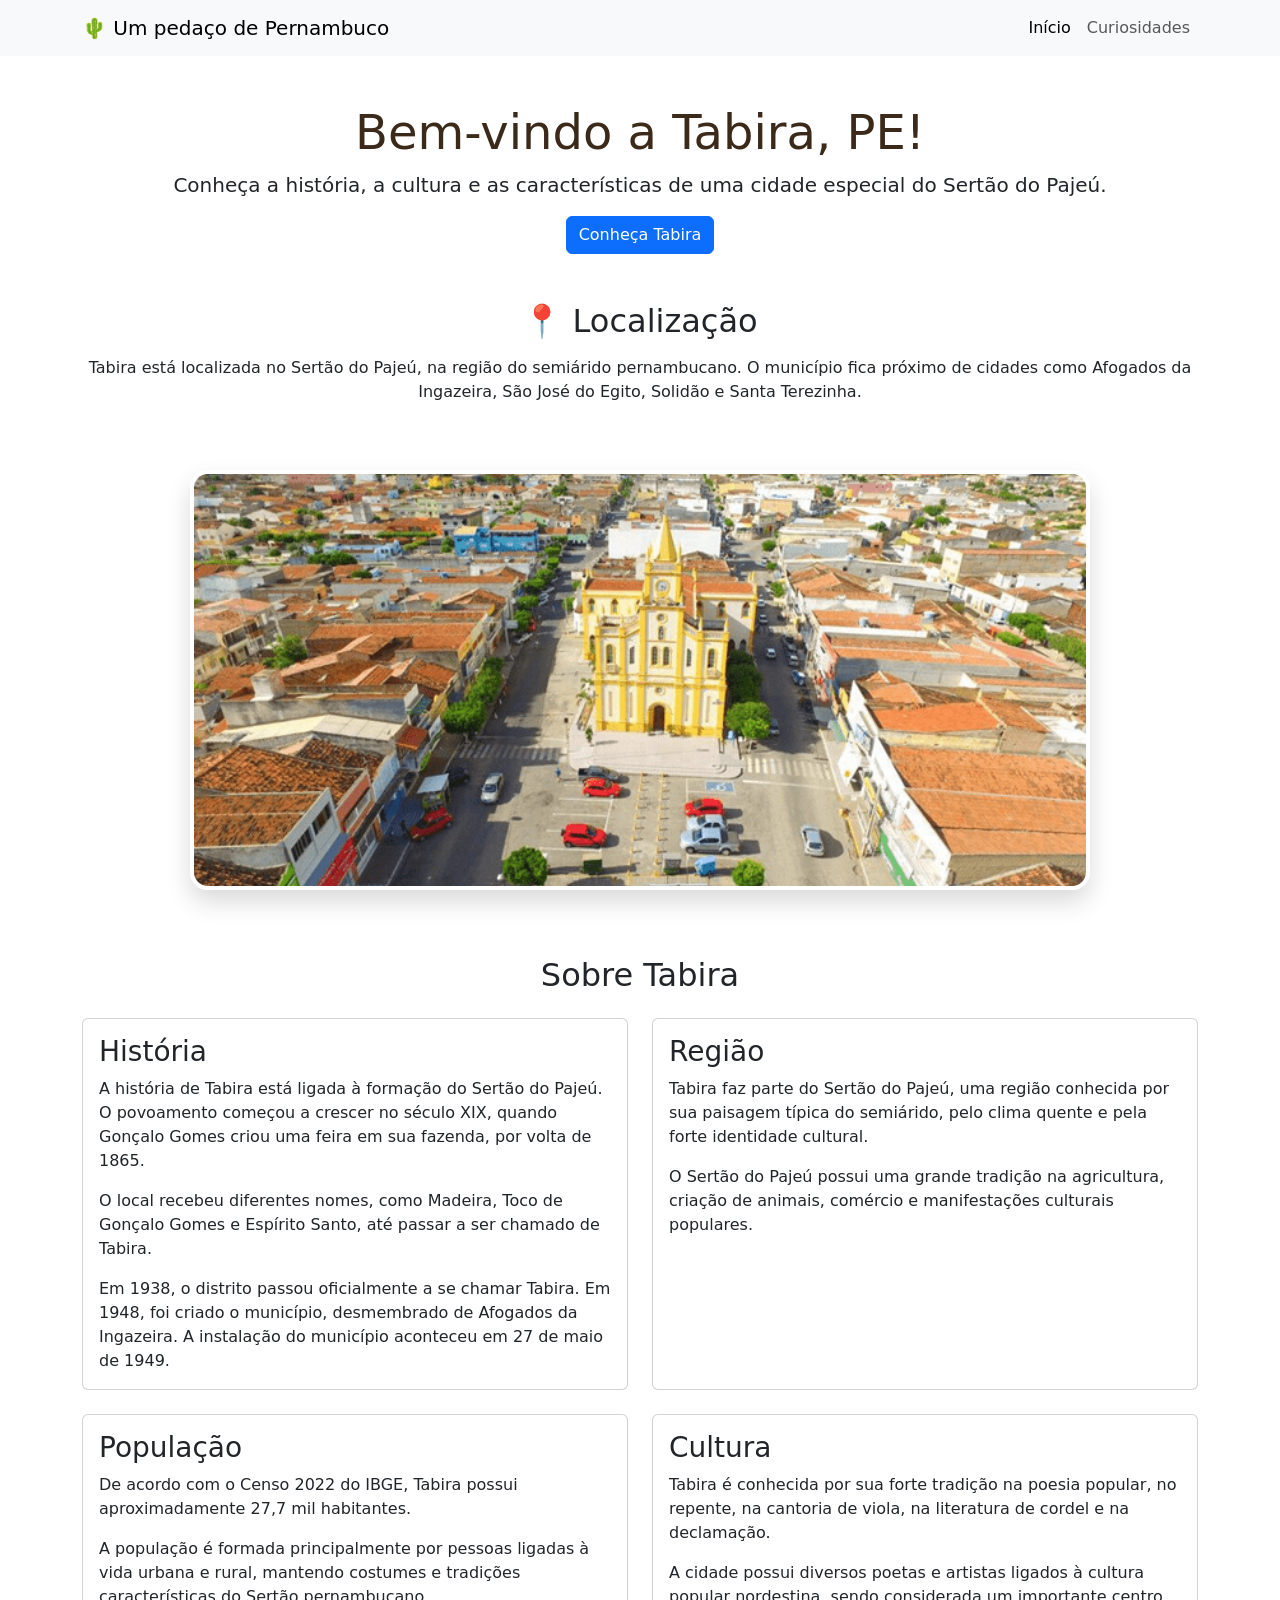
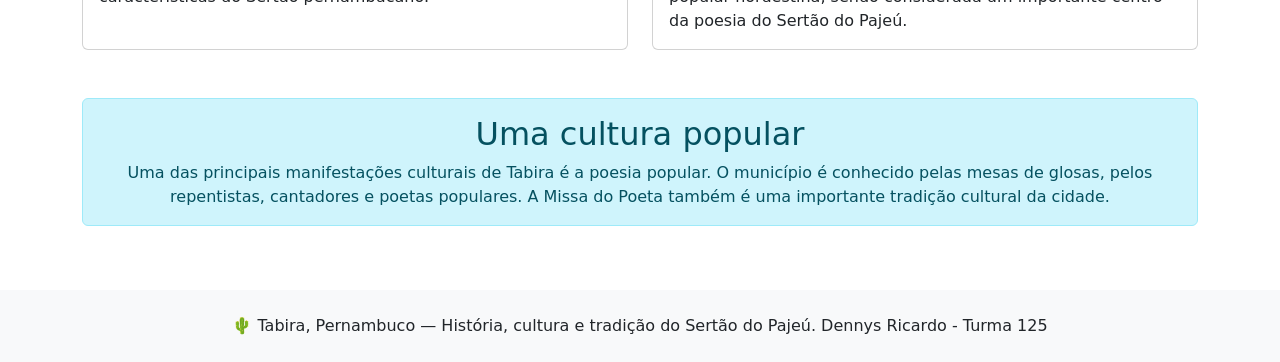
<file: index.html>
<!DOCTYPE html>
<html lang="pt-BR">
<head>
    <meta charset="UTF-8">
    <meta name="viewport" content="width=device-width, initial-scale=1.0">
    <title>Tabira, PE</title>

    <!-- Bootstrap CSS -->
    <link
        href="https://cdn.jsdelivr.net/npm/bootstrap@5.3.3/dist/css/bootstrap.min.css"
        rel="stylesheet">

    <!-- CSS próprio -->
    <link rel="stylesheet" href="style.css">

</head>
<body>

<!-- Navbar -->
<nav class="navbar navbar-expand-lg bg-body-tertiary">
    <div class="container">

        <a class="navbar-brand" href="index.html">
            🌵 Um pedaço de Pernambuco
        </a>

        <div class="navbar-nav">
            <a class="nav-link active" href="index.html">
                Início
            </a>

            <a class="nav-link" href="curiosidades.html">
                Curiosidades
            </a>
        </div>

    </div>
</nav>


<main class="container py-5">

    <div class="text-center mb-5">

        <h1 class="display-5 titulo-principal">
            Bem-vindo a Tabira, PE!
        </h1>

        <p class="lead">
            Conheça a história, a cultura e as características de uma cidade
            especial do Sertão do Pajeú.
        </p>

        <a href="#sobre" class="btn btn-primary">
            Conheça Tabira
        </a>

    </div>

    <div class="text-center mb-5">

        <h2 class="mb-3">
            📍 Localização
        </h2>

        <p class="mb-0">
            Tabira está localizada no Sertão do Pajeú, na região do semiárido
            pernambucano. O município fica próximo de cidades como
            Afogados da Ingazeira, São José do Egito, Solidão e
            Santa Terezinha.
        </p>

    </div>

    <div class="tabira-imagem-container text-center mb-5">
        <img src="Tabira-PE.png" alt="Paisagem de Tabira, Pernambuco" class="tabira-imagem" />
    </div>

    <section id="sobre">

        <h2 class="text-center mb-4">
            Sobre Tabira
        </h2>

        <div class="row g-4">

            <div class="col-md-6">

                <div class="card h-100">

                    <div class="card-body">

                        <h3 class="card-title">
                             História
                        </h3>

                        <p class="card-text">
                            A história de Tabira está ligada à formação do
                            Sertão do Pajeú. O povoamento começou a crescer
                            no século XIX, quando Gonçalo Gomes criou uma
                            feira em sua fazenda, por volta de 1865.
                        </p>

                        <p class="card-text">
                            O local recebeu diferentes nomes, como Madeira,
                            Toco de Gonçalo Gomes e Espírito Santo, até
                            passar a ser chamado de Tabira.
                        </p>

                        <p class="card-text">
                            Em 1938, o distrito passou oficialmente a se
                            chamar Tabira. Em 1948, foi criado o município,
                            desmembrado de Afogados da Ingazeira. A
                            instalação do município aconteceu em
                            27 de maio de 1949.
                        </p>

                    </div>

                </div>

            </div>

            <div class="col-md-6">

                <div class="card h-100">

                    <div class="card-body">

                        <h3 class="card-title">
                             Região
                        </h3>

                        <p class="card-text">
                            Tabira faz parte do Sertão do Pajeú, uma região
                            conhecida por sua paisagem típica do semiárido,
                            pelo clima quente e pela forte identidade
                            cultural.
                        </p>

                        <p class="card-text">
                            O Sertão do Pajeú possui uma grande tradição
                            na agricultura, criação de animais, comércio
                            e manifestações culturais populares.
                        </p>

                    </div>

                </div>

            </div>

            <div class="col-md-6">

                <div class="card h-100">

                    <div class="card-body">

                        <h3 class="card-title">
                             População
                        </h3>

                        <p class="card-text">
                            De acordo com o Censo 2022 do IBGE, Tabira possui
                            aproximadamente 27,7 mil habitantes.
                        </p>

                        <p class="card-text">
                            A população é formada principalmente por pessoas
                            ligadas à vida urbana e rural, mantendo costumes
                            e tradições características do Sertão
                            pernambucano.
                        </p>

                    </div>

                </div>

            </div>

            <div class="col-md-6">

                <div class="card h-100">

                    <div class="card-body">

                        <h3 class="card-title">
                             Cultura
                        </h3>

                        <p class="card-text">
                            Tabira é conhecida por sua forte tradição na
                            poesia popular, no repente, na cantoria de
                            viola, na literatura de cordel e na declamação.
                        </p>

                        <p class="card-text">
                            A cidade possui diversos poetas e artistas
                            ligados à cultura popular nordestina, sendo
                            considerada um importante centro da poesia
                            do Sertão do Pajeú.
                        </p>

                    </div>

                </div>

            </div>

        </div>

    </section>

    <div class="alert alert-info text-center mt-5">

        <h2>
             Uma cultura popular
        </h2>

        <p class="mb-0">
            Uma das principais manifestações culturais de Tabira é a
            poesia popular. O município é conhecido pelas mesas de
            glosas, pelos repentistas, cantadores e poetas populares.
            A Missa do Poeta também é uma importante tradição cultural
            da cidade.
        </p>

    </div>

</main>

<!-- Rodapé -->
<footer class="bg-body-tertiary text-center py-4">

    <p class="mb-0">
        🌵 Tabira, Pernambuco — História, cultura e tradição do Sertão do Pajeú.
        Dennys Ricardo - Turma 125
    </p>

</footer>

</body>
</file>
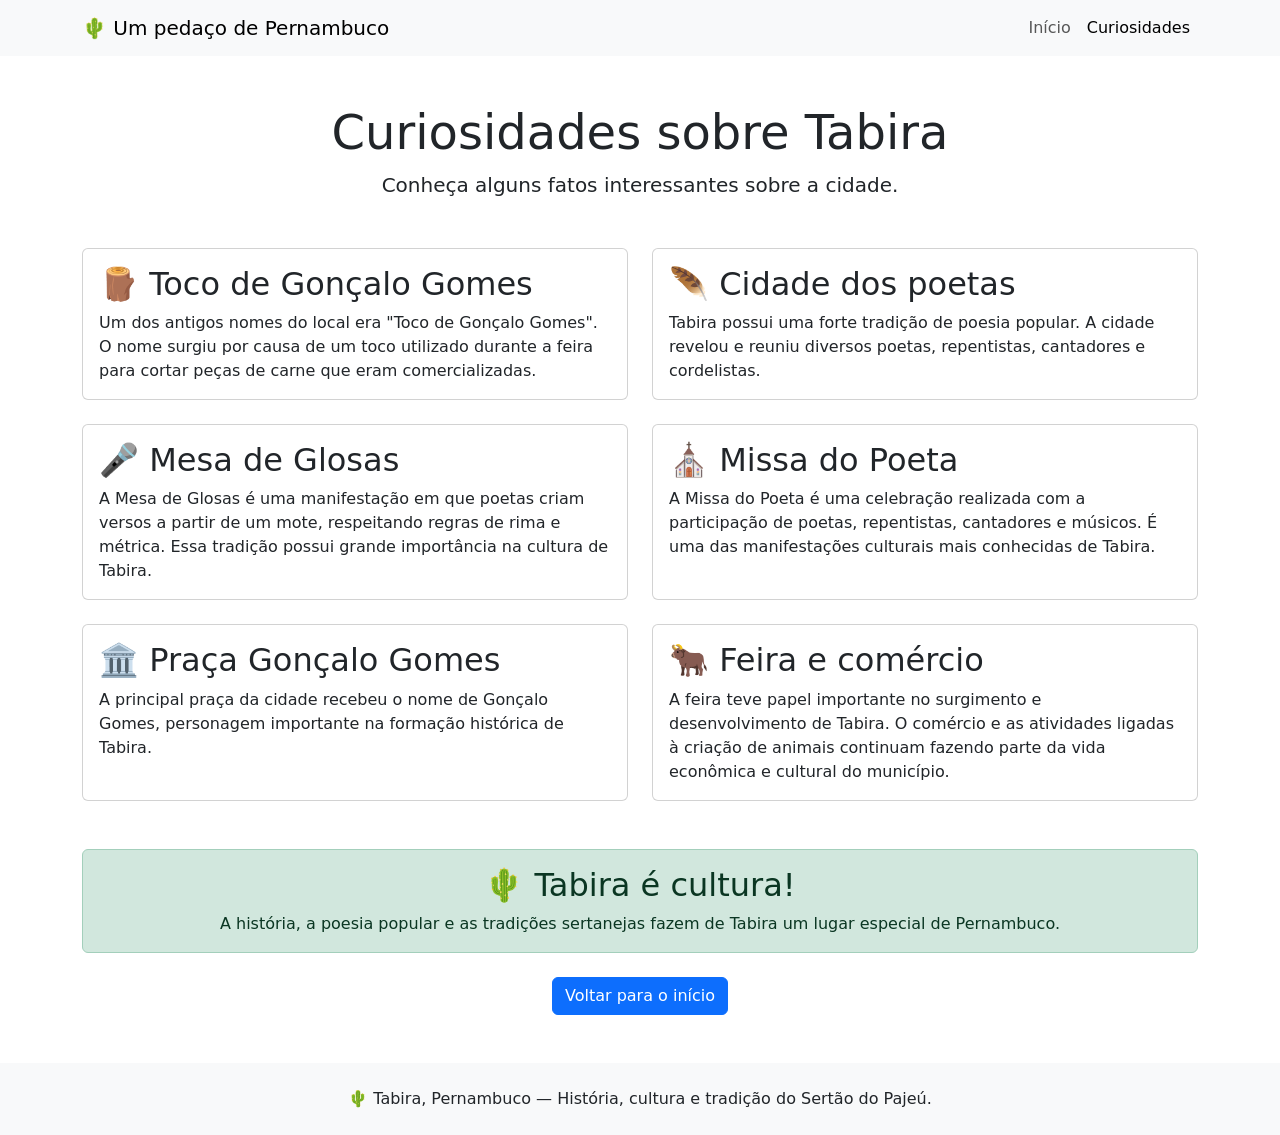
<file: curiosidades.html>
<!DOCTYPE html> <html lang="pt-BR"> <head> <meta charset="UTF-8"> <meta name="viewport" content="width=device-width, initial-scale=1.0">
<title>Curiosidades | Tabira, PE</title>

<!-- Bootstrap CSS -->
<link
    href="https://cdn.jsdelivr.net/npm/bootstrap@5.3.3/dist/css/bootstrap.min.css"
    rel="stylesheet">

<!-- CSS próprio -->
<link rel="stylesheet" href="style.css">

</head> <body>
<!-- Navbar -->
<nav class="navbar navbar-expand-lg bg-body-tertiary">

    <div class="container">

        <a class="navbar-brand" href="index.html">
            🌵 Um pedaço de Pernambuco
        </a>

        <div class="navbar-nav">

            <a class="nav-link" href="index.html">
                Início
            </a>

            <a class="nav-link active" href="curiosidades.html">
                Curiosidades
            </a>

        </div>

    </div>

</nav>


<!-- Conteúdo -->
<main class="container py-5">

    <div class="text-center mb-5">

        <h1 class="display-5">
            Curiosidades sobre Tabira
        </h1>

        <p class="lead">
            Conheça alguns fatos interessantes sobre a cidade.
        </p>

    </div>


    <!-- Cards -->
    <div class="row g-4">

        <div class="col-md-6">

            <div class="card h-100">

                <div class="card-body">

                    <h2 class="card-title">
                        🪵 Toco de Gonçalo Gomes
                    </h2>

                    <p class="card-text">
                        Um dos antigos nomes do local era
                        "Toco de Gonçalo Gomes". O nome surgiu
                        por causa de um toco utilizado durante a
                        feira para cortar peças de carne que eram
                        comercializadas.
                    </p>

                </div>

            </div>

        </div>


        <div class="col-md-6">

            <div class="card h-100">

                <div class="card-body">

                    <h2 class="card-title">
                        🪶 Cidade dos poetas
                    </h2>

                    <p class="card-text">
                        Tabira possui uma forte tradição de poesia
                        popular. A cidade revelou e reuniu diversos
                        poetas, repentistas, cantadores e
                        cordelistas.
                    </p>

                </div>

            </div>

        </div>


        <div class="col-md-6">

            <div class="card h-100">

                <div class="card-body">

                    <h2 class="card-title">
                        🎤 Mesa de Glosas
                    </h2>

                    <p class="card-text">
                        A Mesa de Glosas é uma manifestação em que
                        poetas criam versos a partir de um mote,
                        respeitando regras de rima e métrica.
                        Essa tradição possui grande importância
                        na cultura de Tabira.
                    </p>

                </div>

            </div>

        </div>


        <div class="col-md-6">

            <div class="card h-100">

                <div class="card-body">

                    <h2 class="card-title">
                        ⛪ Missa do Poeta
                    </h2>

                    <p class="card-text">
                        A Missa do Poeta é uma celebração realizada
                        com a participação de poetas, repentistas,
                        cantadores e músicos. É uma das manifestações
                        culturais mais conhecidas de Tabira.
                    </p>

                </div>

            </div>

        </div>


        <div class="col-md-6">

            <div class="card h-100">

                <div class="card-body">

                    <h2 class="card-title">
                        🏛️ Praça Gonçalo Gomes
                    </h2>

                    <p class="card-text">
                        A principal praça da cidade recebeu o nome
                        de Gonçalo Gomes, personagem importante
                        na formação histórica de Tabira.
                    </p>

                </div>

            </div>

        </div>


        <div class="col-md-6">

            <div class="card h-100">

                <div class="card-body">

                    <h2 class="card-title">
                        🐂 Feira e comércio
                    </h2>

                    <p class="card-text">
                        A feira teve papel importante no surgimento
                        e desenvolvimento de Tabira. O comércio e
                        as atividades ligadas à criação de animais
                        continuam fazendo parte da vida econômica
                        e cultural do município.
                    </p>

                </div>

            </div>

        </div>

    </div>


    <!-- Alerta -->
    <div class="alert alert-success mt-5 text-center">

        <h2>
            🌵 Tabira é cultura!
        </h2>

        <p class="mb-0">
            A história, a poesia popular e as tradições sertanejas
            fazem de Tabira um lugar especial de Pernambuco.
        </p>

    </div>


    <!-- Voltar -->
    <div class="text-center mt-4">

        <a href="index.html" class="btn btn-primary">
            Voltar para o início
        </a>

    </div>

</main>


<!-- Rodapé -->
<footer class="bg-body-tertiary text-center py-4">

    <p class="mb-0">
        🌵 Tabira, Pernambuco — História, cultura e tradição do Sertão do Pajeú.
    </p>

</footer>

</body> </html>
</file>
<file: style.css>
.tabira-imagem-container {
    padding: 18px 0;
}

.tabira-imagem {
    width: min(100%, 900px);
    max-height: 420px;
    object-fit: cover;
    border-radius: 18px;
    box-shadow: 0 12px 24px rgba(0, 0, 0, 0.15);
    border: 4px solid rgba(255, 255, 255, 0.7);
}

.titulo-principal {
    color: #3b2a1a;
}
</file>
